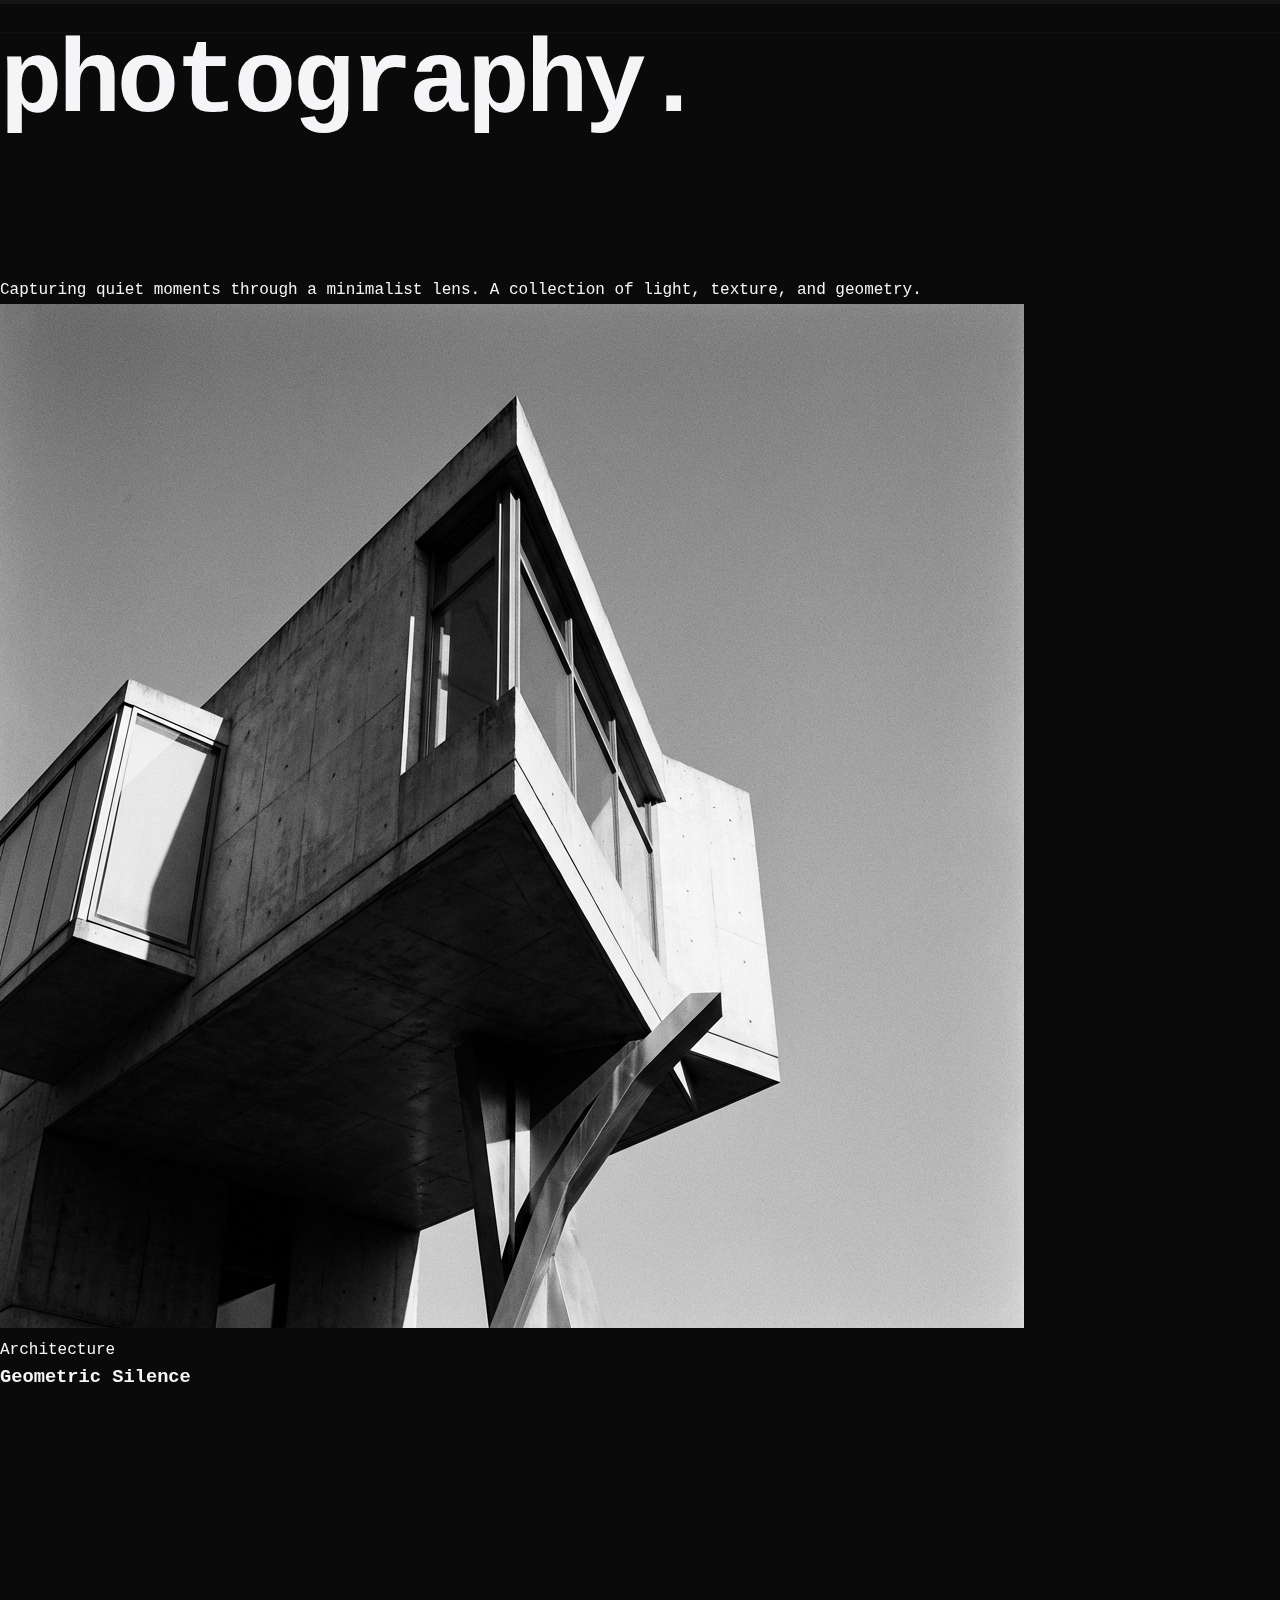
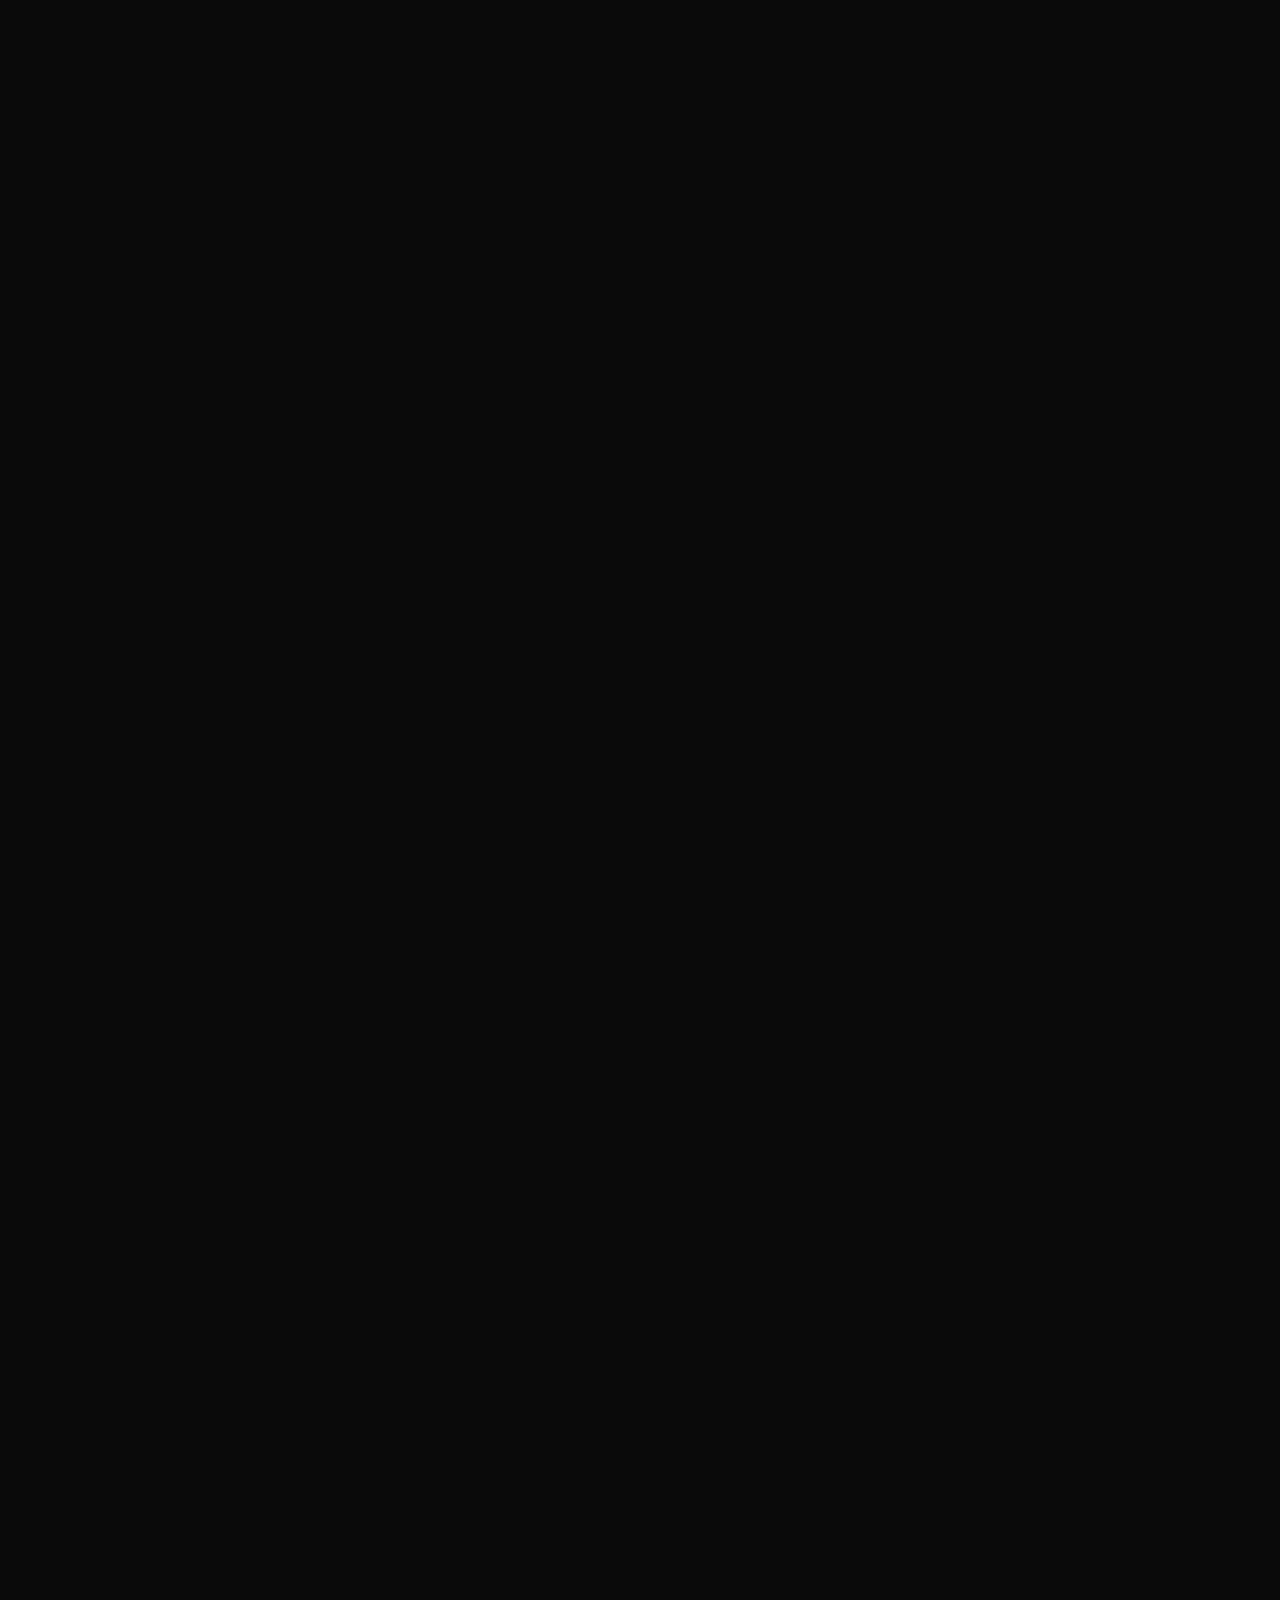
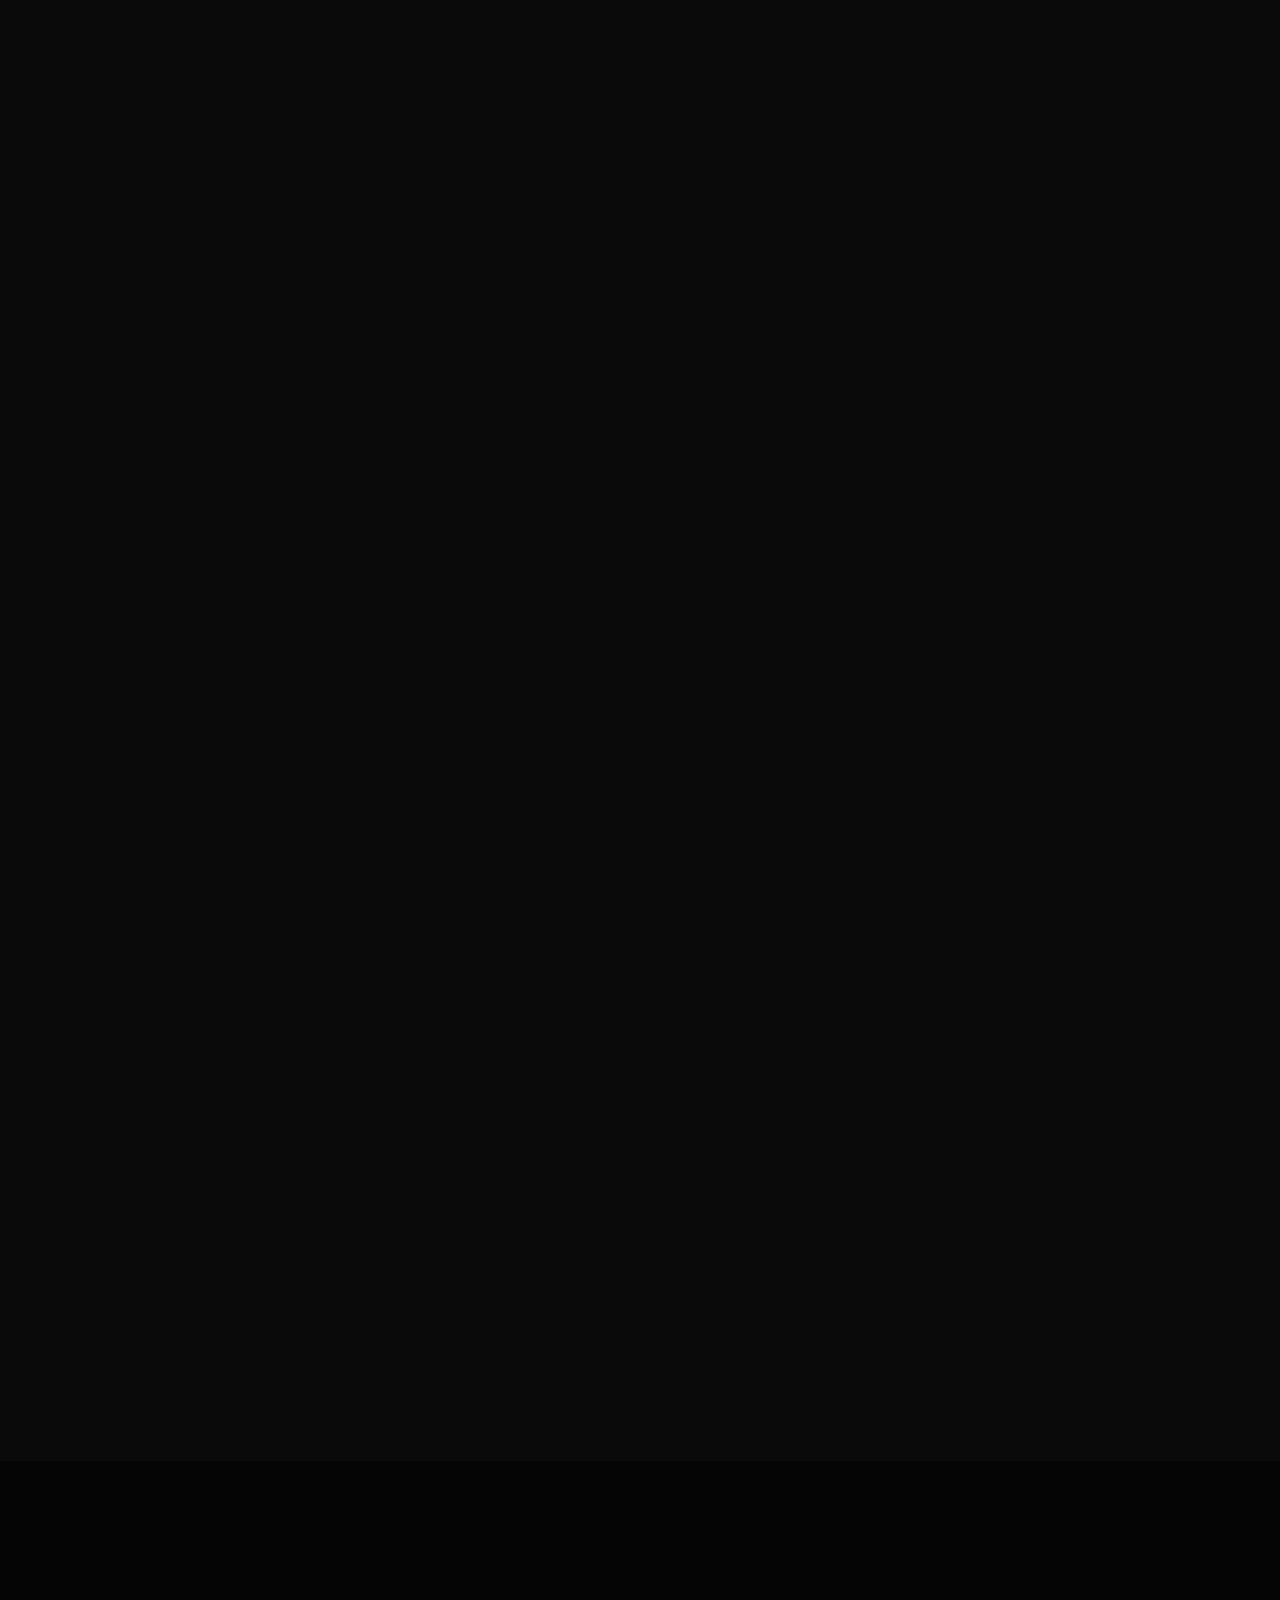
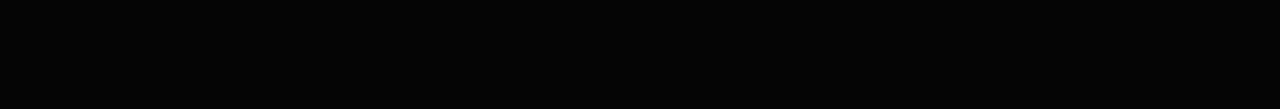
<file: photography.html>
<!DOCTYPE html>
<html lang="en">

<head>
    <meta charset="UTF-8" />
    <meta name="viewport" content="width=device-width, initial-scale=1.0" />
    <title>Photography | Tanvir Rahman</title>
    <link rel="stylesheet" href="src/css/style.css" />
    <link
        href="https://fonts.googleapis.com/css2?family=Inter:wght@400;500;600;700&family=Instrument+Serif:ital@0;1&display=swap"
        rel="stylesheet" />
</head>

<body>
    <div class="scroll-progress-container">
        <div class="scroll-progress-bar" id="progress-bar"></div>
    </div>

    <header class="header"></header>

    <div class="grid-background">
        <div class="grid-line"></div>
        <div class="grid-line"></div>
        <div class="grid-line"></div>
        <div class="grid-line"></div>
        <div class="grid-line"></div>
        <div class="grid-line"></div>
        <div class="grid-line"></div>
        <div class="grid-line"></div>
    </div>

    <main class="page-container photography-page reveal">
        <div class="container">
            <header class="page-header">
                <h1 class="section-title">photography.</h1>
                <p class="section-desc">Capturing quiet moments through a minimalist lens. A collection of light,
                    texture,
                    and geometry.</p>
            </header>

            <div class="photo-grid">
                <div class="photo-item reveal">
                    <img src="assets/photography/arch.png" alt="Architecture Photography" />
                    <div class="photo-info">
                        <span class="photo-category">Architecture</span>
                        <h3 class="photo-title">Geometric Silence</h3>
                    </div>
                </div>
                <div class="photo-item reveal">
                    <img src="assets/photography/portrait.png" alt="Portrait Photography" />
                    <div class="photo-info">
                        <span class="photo-category">Portrait</span>
                        <h3 class="photo-title">Inner Monologue</h3>
                    </div>
                </div>
                <div class="photo-item reveal">
                    <img src="assets/photography/nature.png" alt="Nature Photography" />
                    <div class="photo-info">
                        <span class="photo-category">Nature</span>
                        <h3 class="photo-title">Ethereal Whispers</h3>
                    </div>
                </div>
                <div class="photo-item reveal">
                    <img src="assets/photography/street.png" alt="Street Photography" />
                    <div class="photo-info">
                        <span class="photo-category">Street</span>
                        <h3 class="photo-title">Midnight Echoes</h3>
                    </div>
                </div>
            </div>
        </div>
    </main>

    <footer class="footer" id="contact"></footer>

    <script type="module" src="src/js/main.js"></script>
</body>

</html>
</file>
<file: src/css/style.css>
* {
  margin: 0;
  padding: 0;
  box-sizing: border-box;
}

html {
  scroll-behavior: smooth;
}

body {
  background-color: #0a0a0a;
  color: #f5f5f7; /* Apple's slightly off-white for text */
  font-family: "IBM Plex Mono", monospace;
  overflow-x: hidden;
  min-height: 100vh;
  line-height: 1.6;
}

body.has-custom-cursor {
  cursor: none; /* Only hide when custom cursor is active */
}

/* Utils */
.hidden {
  display: none !important;
}

/* Custom Cursor */
.custom-cursor {
  width: 20px;
  height: 20px;
  background: #fff;
  border-radius: 50%;
  position: fixed;
  top: 0;
  left: 0;
  pointer-events: none;
  z-index: 10000;
  mix-blend-mode: difference;
  opacity: 1;
  will-change: transform;
  transition: opacity 0.3s ease;
}

.custom-cursor.is-hidden {
  opacity: 0;
}

/* We handle position and scale in JS via transform for performance */

/* Progress Bar */
.scroll-progress-container {
  position: fixed;
  top: 0;
  left: 0;
  width: 100%;
  height: 4px;
  z-index: 10001;
  background: rgba(255, 255, 255, 0.05);
}

.scroll-progress-bar {
  height: 100%;
  background: #0071e3;
  width: 100%;
  transform: scaleX(0);
  transform-origin: left;
  will-change: transform;
}

/* Reveal Animations */
.reveal {
  opacity: 0;
  transform: translateY(30px);
  transition:
    opacity 1s cubic-bezier(0.16, 1, 0.3, 1),
    transform 1s cubic-bezier(0.16, 1, 0.3, 1);
  will-change: transform, opacity;
}

.reveal.active {
  opacity: 1;
  transform: translateY(0);
}

/* Motion Accessibility */
@media (prefers-reduced-motion: reduce) {
  *,
  ::before,
  ::after {
    animation-delay: -1ms !important;
    animation-duration: 1ms !important;
    animation-iteration-count: 1 !important;
    background-attachment: initial !important;
    scroll-behavior: auto !important;
    transition-duration: 0s !important;
    transition-delay: 0s !important;
  }
  .reveal {
    opacity: 1 !important;
    transform: none !important;
  }
}

/* Header & Nav */
.header {
  position: fixed;
  top: 0;
  left: 0;
  width: 100%;
  padding: 1rem 0;
  z-index: 100;
  background: rgba(10, 10, 10, 0.4);
  backdrop-filter: saturate(180%) blur(25px);
  -webkit-backdrop-filter: saturate(180%) blur(25px);
  border-bottom: 1px solid rgba(255, 255, 255, 0.03);
  transition: background 0.4s cubic-bezier(0.4, 0, 0.2, 1);
  transform: translateZ(0); /* Force GPU layer */
}

.header:hover {
  background: rgba(10, 10, 10, 0.8);
}

.nav {
  display: flex;
  justify-content: space-between;
  align-items: center;
  margin: 0 auto;
  padding: 0 8%;
  max-width: 1600px;
}

.nav-logo {
  color: #f5f5f7;
  text-decoration: none;
  font-weight: 700;
  font-size: 1.2rem;
  letter-spacing: -1px;
  opacity: 0.9;
  transition: opacity 0.3s ease;
}

.nav-logo:hover {
  opacity: 0.5;
}

.nav-list {
  display: flex;
  gap: 3rem;
  list-style: none;
}

.nav-link {
  color: #f5f5f7;
  text-decoration: none;
  font-size: 0.85rem;
  font-weight: 500;
  text-transform: lowercase;
  opacity: 0.6;
  position: relative;
  transition: all 0.4s cubic-bezier(0.4, 0, 0.2, 1);
}

.nav-link::after {
  content: "";
  position: absolute;
  bottom: -5px;
  left: 0;
  width: 0;
  height: 1px;
  background: #0071e3;
  transition: width 0.3s ease;
}

.nav-link:hover::after {
  width: 100%;
}

.nav-link:hover {
  opacity: 1;
  color: #0071e3;
}

.grid-background {
  position: fixed;
  top: 0;
  left: 0;
  width: 100%;
  height: 100%;
  display: flex;
  justify-content: space-around;
  z-index: -1;
  pointer-events: none;
  opacity: 0.1;
  animation: gridMotion 60s linear infinite;
  will-change: transform;
}

@keyframes gridMotion {
  from {
    transform: translateY(0);
  }
  to {
    transform: translateY(-5%);
  }
}

.grid-line {
  width: 1px;
  height: 100%;
  background: linear-gradient(
    to bottom,
    transparent,
    rgba(255, 255, 255, 0.1),
    transparent
  );
  transform: translateZ(0);
}

/* Hero Section */
.hero {
  min-height: 100vh;
  display: flex;
  align-items: center;
  padding: 10rem 8% 5rem;
  position: relative;
  max-width: 1600px;
  margin: 0 auto;
}

.container {
  max-width: 1100px;
  width: 100%;
}

.hero-title {
  font-size: clamp(3.5rem, 12vw, 9rem);
  font-weight: 700;
  line-height: 0.9;
  margin-bottom: 3rem;
  letter-spacing: -0.04em;
  color: #f5f5f7;
}

.hero-description {
  font-size: clamp(1.1rem, 2.5vw, 1.8rem);
  line-height: 1.4;
  max-width: 800px;
  margin-bottom: 5rem;
  color: rgba(245, 245, 247, 0.6);
  font-weight: 400;
  letter-spacing: -0.01em;
}

.text-link {
  color: #f5f5f7;
  text-decoration: none;
  border-bottom: 1px solid rgba(245, 245, 247, 0.3);
  transition: all 0.3s ease;
}

.text-link:hover {
  border-bottom-color: #0071e3;
  color: #0071e3;
}

.hero-button {
  display: inline-flex;
  align-items: center;
  padding: 1.2rem 3.5rem;
  background: #f5f5f7;
  border-radius: 100px;
  color: #0a0a0a;
  text-decoration: none;
  font-size: 1.1rem;
  font-weight: 700;
  transition: all 0.5s cubic-bezier(0.4, 0, 0.2, 1);
}

.hero-button:hover {
  transform: scale(1.05) translateY(-2px);
  background: #fff;
  box-shadow: 0 20px 40px rgba(255, 255, 255, 0.15);
}

/* Sections Common */
.container {
  max-width: 1100px;
  width: 100%;
}

.section-title {
  font-size: clamp(3.5rem, 10vw, 6.5rem);
  font-weight: 700;
  margin-bottom: 7rem;
  letter-spacing: -4px;
  color: #f5f5f7;
}

section {
  content-visibility: auto;
  contain-intrinsic-size: 1px 1000px;
}

/* Projects Section */
.projects-section {
  padding: 15rem 8% 10rem;
  background-color: #080808;
}

.projects-grid {
  display: grid;
  grid-template-columns: repeat(auto-fit, minmax(450px, 1fr));
  gap: 5rem;
}

.project-card {
  background: rgba(255, 255, 255, 0.01);
  border: 1px solid rgba(255, 255, 255, 0.04);
  border-radius: 56px;
  padding: 5rem;
  display: flex;
  flex-direction: column;
  justify-content: space-between;
  min-height: 550px;
  transition:
    background 0.8s cubic-bezier(0.16, 1, 0.3, 1),
    transform 0.8s cubic-bezier(0.16, 1, 0.3, 1),
    border-color 0.8s cubic-bezier(0.16, 1, 0.3, 1),
    box-shadow 0.8s cubic-bezier(0.16, 1, 0.3, 1);
  cursor: pointer;
  will-change: transform, background-color;
}

.project-card:hover {
  background: rgba(255, 255, 255, 0.03);
  transform: translateY(-20px) scale(1.02);
  border-color: rgba(255, 255, 255, 0.15);
  box-shadow: 0 50px 100px rgba(0, 0, 0, 0.5);
}

.project-tag {
  display: inline-block;
  font-size: 0.8rem;
  color: #0071e3;
  margin-bottom: 2.5rem;
  text-transform: uppercase;
  letter-spacing: 3px;
  font-weight: 700;
  padding: 0.6rem 1.2rem;
  background: rgba(0, 113, 227, 0.1);
  border-radius: 100px;
  width: fit-content;
}

.project-name {
  font-size: 3.5rem;
  margin-bottom: 2rem;
  font-weight: 700;
  line-height: 0.95;
  letter-spacing: -3px;
}

.project-desc {
  color: rgba(245, 245, 247, 0.4);
  margin-bottom: 5rem;
  line-height: 1.35;
  font-size: 1.5rem;
  font-weight: 400;
  letter-spacing: -0.5px;
}

.project-link {
  color: #0071e3;
  text-decoration: none;
  font-weight: 700;
  font-size: 1.2rem;
  display: flex;
  align-items: center;
  gap: 12px;
  transition: all 0.3s ease;
}

.project-link:hover {
  gap: 20px;
  opacity: 0.8;
}

/* Skills Section */
.skills-section {
  padding: 15rem 8% 10rem;
  background-color: #080808;
}

.skills-grid {
  display: grid;
  grid-template-columns: repeat(auto-fit, minmax(350px, 1fr));
  gap: 2.5rem;
}

.skill-item {
  font-size: 1.3rem;
  padding: 4rem;
  background: rgba(255, 255, 255, 0.02);
  border: 1px solid rgba(255, 255, 255, 0.03);
  border-radius: 48px;
  transition: all 0.6s cubic-bezier(0.16, 1, 0.3, 1);
  display: flex;
  align-items: center;
  gap: 25px;
  color: #f5f5f7;
}

.skill-item::before {
  content: "✓";
  color: #0071e3;
  font-weight: 700;
  font-size: 1.5rem;
}

.skill-item:hover {
  background: #f5f5f7;
  color: #0a0a0a;
  transform: scale(1.04);
}

/* Subscribe Section */
.subscribe-section {
  min-height: 100vh;
  background-color: #f5f5f7;
  display: flex;
  justify-content: center;
  align-items: center;
  position: relative;
  z-index: 1;
  color: #1d1d1f;
  padding: 0 8%;
}

.subscribe-title {
  font-size: clamp(3.5rem, 12vw, 7.5rem);
  margin-bottom: 3rem;
  letter-spacing: -5px;
  font-weight: 700;
  line-height: 0.85;
}

.subscribe-desc {
  font-size: clamp(1.4rem, 4vw, 2.2rem);
  margin-bottom: 6rem;
  color: #6e6e73;
  max-width: 850px;
  line-height: 1.3;
  font-weight: 400;
  letter-spacing: -1px;
}

.subscribe-form {
  display: flex;
  gap: 2rem;
  max-width: 900px;
}

.subscribe-input {
  flex: 1;
  background: #fff;
  border: 1px solid #d2d2d7;
  padding: 1.8rem 3rem;
  border-radius: 32px;
  font-family: inherit;
  font-size: 1.3rem;
  outline: none;
  transition: all 0.4s ease;
}

.subscribe-input:focus {
  border-color: #0071e3;
  box-shadow: 0 0 0 5px rgba(0, 113, 227, 0.1);
}

.subscribe-btn {
  background: #1d1d1f;
  color: #fff;
  border: none;
  padding: 0 5rem;
  height: 80px;
  border-radius: 32px;
  font-family: inherit;
  font-weight: 700;
  font-size: 1.3rem;
  cursor: pointer;
  transition: all 0.5s cubic-bezier(0.16, 1, 0.3, 1);
}

.subscribe-btn:hover {
  transform: scale(1.05);
  background: #000;
  box-shadow: 0 30px 60px rgba(0, 0, 0, 0.1);
}

/* Blog Page Specifics */
.blog-section {
  padding: 15rem 8% 12rem;
  background-color: #0a0a0a;
}

.blog-item {
  border-bottom: 1px dotted rgba(255, 255, 255, 0.1);
  padding: 5rem 0;
  transition: all 0.5s ease;
}

.blog-meta {
  display: flex;
  gap: 2rem;
  margin-bottom: 1.5rem;
  font-size: 0.8rem;
  text-transform: uppercase;
  letter-spacing: 2px;
  color: #6e6e73;
  font-weight: 700;
}

.blog-item:hover {
  opacity: 0.6;
}

.blog-actions {
  display: flex;
  justify-content: space-between;
  align-items: center;
  margin-bottom: 4rem;
  max-width: 740px;
  margin-left: auto;
  margin-right: auto;
}

.blog-title a {
  color: #f5f5f7;
  text-decoration: none;
  font-size: clamp(2rem, 5vw, 3.5rem);
  font-weight: 700;
  letter-spacing: -2px;
  line-height: 1.1;
}

.blog-tags {
  display: flex;
  gap: 1rem;
  margin-top: 2rem;
}

.blog-tag {
  font-size: 0.7rem;
  color: #0071e3;
  background: rgba(0, 113, 227, 0.1);
  padding: 0.4rem 0.8rem;
  border-radius: 100px;
  font-weight: 700;
}

/* Markdown Styles - Editorial Polish */
.markdown-body {
  color: #f5f5f7;
  line-height: 1.8;
  font-size: 1.25rem;
  max-width: 740px;
  margin: 0 auto;
  font-family:
    -apple-system, BlinkMacSystemFont, "SF Pro Text", "Helvetica Neue",
    sans-serif;
}

.markdown-body h1 {
  font-size: clamp(3rem, 8vw, 4.5rem);
  margin-bottom: 3rem;
  letter-spacing: -0.022em;
  font-weight: 700;
  line-height: 1.1;
}

.markdown-body h2 {
  font-size: 2.2rem;
  margin-top: 5rem;
  margin-bottom: 1.5rem;
  letter-spacing: -0.021em;
  font-weight: 600;
}

.markdown-body p {
  margin-bottom: 2.2rem;
  color: rgba(245, 245, 247, 0.85);
}

.markdown-body ul,
.markdown-body ol {
  margin-bottom: 2.5rem;
  padding-left: 1.5rem;
  color: rgba(245, 245, 247, 0.8);
}

.markdown-body li {
  margin-bottom: 0.8rem;
}

.markdown-body blockquote {
  border-left: 3px solid #0071e3;
  padding-left: 2rem;
  margin: 3rem 0;
  font-style: italic;
  color: rgba(245, 245, 247, 0.6);
}

.markdown-body code {
  background: rgba(255, 255, 255, 0.08);
  padding: 0.2rem 0.6rem;
  border-radius: 6px;
  font-family: inherit;
  font-size: 0.9em;
}

.markdown-body pre {
  background: rgba(255, 255, 255, 0.03);
  padding: 2.5rem;
  border-radius: 28px;
  overflow-x: auto;
  margin: 4rem 0;
  border: 1px solid rgba(255, 255, 255, 0.05);
  font-family: "IBM Plex Mono", monospace;
  font-size: 1rem;
}

.markdown-body img {
  max-width: 100%;
  border-radius: 32px;
  margin: 4rem 0;
  box-shadow: 0 40px 80px rgba(0, 0, 0, 0.4);
}

/* Skeletons */
.skeleton-title {
  height: 4rem;
  background: rgba(255, 255, 255, 0.05);
  border-radius: 12px;
  margin-bottom: 3rem;
  animation: skeleton-pulse 1.5s infinite ease-in-out;
}

.skeleton-line {
  height: 1.2rem;
  background: rgba(255, 255, 255, 0.03);
  border-radius: 6px;
  margin-bottom: 1.5rem;
  animation: skeleton-pulse 1.5s infinite ease-in-out;
}

@keyframes skeleton-pulse {
  0% {
    opacity: 0.3;
  }
  50% {
    opacity: 0.7;
  }
  100% {
    opacity: 0.3;
  }
}

/* Footer Section */
.footer {
  padding: 10rem 8% 6rem;
  border-top: 1px solid rgba(255, 255, 255, 0.03);
  background: #050505;
}

.footer-content {
  display: flex;
  flex-direction: column;
  align-items: center;
  gap: 6rem;
  max-width: 1600px;
  margin: 0 auto;
}

.social-links {
  display: flex;
  gap: 6rem;
}

.social-link {
  color: #8b8b8b;
  text-decoration: none;
  font-size: 1.1rem;
  font-weight: 400;
  transition: all 0.3s ease;
}

.social-link:hover {
  color: #0071e3;
  transform: translateY(-2px);
}

.footer-copy {
  font-size: 1rem;
  color: #333;
}

/* Message Interaction */
.message-container {
  display: flex;
  align-items: center;
  gap: 2.5rem;
  width: 100%;
  max-width: 900px;
  animation: appleSlideUp 0.8s cubic-bezier(0.16, 1, 0.3, 1);
}

@keyframes appleSlideUp {
  from {
    opacity: 0;
    transform: translateY(60px) scale(0.9);
  }
  to {
    opacity: 1;
    transform: translateY(0) scale(1);
  }
}

.back-btn {
  background: rgba(255, 255, 255, 0.05);
  border: 1px solid rgba(255, 255, 255, 0.1);
  color: #f5f5f7;
  width: 70px;
  height: 70px;
  border-radius: 50%;
  transition: all 0.4s ease;
  display: flex;
  align-items: center;
  justify-content: center;
  cursor: pointer;
  margin-bottom: 2rem;
}

.back-btn.text-btn {
  width: auto;
  height: auto;
  padding: 1rem 2rem;
  border-radius: 100px;
  font-size: 0.9rem;
  font-weight: 700;
  gap: 10px;
}

.back-btn:hover {
  background: #fff;
  color: #000;
}

#message-input {
  background: transparent;
  border: none;
  border-bottom: 2px solid rgba(255, 255, 255, 0.05);
  color: #fff;
  font-family: inherit;
  font-size: 3rem;
  padding: 2rem 0;
  flex-grow: 1;
  outline: none;
  letter-spacing: -2px;
}

.send-btn {
  background: #0071e3;
  color: #fff;
  padding: 1.2rem 3.5rem;
  border-radius: 100px;
  border: none;
  font-weight: 700;
  font-size: 1.2rem;
  cursor: pointer;
}

@media (max-width: 1024px) {
  .projects-grid {
    grid-template-columns: 1fr;
    gap: 3rem;
  }
}

@media (max-width: 768px) {
  body {
    cursor: auto; /* Show default cursor on mobile */
  }
  .custom-cursor {
    display: none;
  }
  .nav {
    padding: 0 5%;
  }
  .nav-list {
    gap: 1.5rem;
  }
  .nav-link {
    font-size: 0.75rem;
  }
  .hero {
    padding: 10rem 5% 4rem;
    min-height: auto;
  }
  .hero-title {
    font-size: clamp(3rem, 15vw, 5rem);
    letter-spacing: -2px;
  }
  .projects-section,
  .skills-section,
  .subscribe-section,
  .footer {
    padding: 6rem 5%;
  }
  .section-title {
    font-size: clamp(2.5rem, 10vw, 4rem);
    margin-bottom: 4rem;
    letter-spacing: -2px;
  }
  .project-card {
    padding: 3rem 2rem;
    min-height: auto;
    border-radius: 40px;
  }
  .project-name {
    font-size: 2.2rem;
    letter-spacing: -1.5px;
  }
  .skills-grid {
    grid-template-columns: 1fr;
    gap: 1.5rem;
  }
  .skill-item {
    padding: 2.5rem;
    border-radius: 30px;
    font-size: 1.1rem;
  }
  .subscribe-title {
    font-size: clamp(2.5rem, 12vw, 4rem);
    letter-spacing: -2px;
  }
  .subscribe-form {
    flex-direction: column;
    gap: 1.5rem;
  }
  .subscribe-input {
    padding: 1.5rem 2.5rem;
    font-size: 1.1rem;
  }
  .subscribe-btn {
    width: 100%;
    height: 70px;
    padding: 0;
  }
  .message-container {
    gap: 1.5rem;
  }
  .back-btn {
    width: 50px;
    height: 50px;
  }
  #message-input {
    font-size: 1.8rem;
    padding: 1.5rem 0;
  }
  .send-btn {
    padding: 1rem 2.5rem;
    font-size: 1rem;
  }
  .social-links {
    gap: 2rem;
    flex-wrap: wrap;
    justify-content: center;
  }
  .footer-content {
    gap: 4rem;
  }

  /* Blog Mobile */
  .blog-section {
    padding: 10rem 5% 6rem;
  }
  .blog-title a {
    font-size: 2rem;
  }
  .blog-meta {
    gap: 1rem;
    font-size: 0.7rem;
  }
  .markdown-body {
    font-size: 1.1rem;
  }
  .markdown-body h1 {
    font-size: 2.5rem;
  }
  .markdown-body h2 {
    font-size: 1.8rem;
    margin-top: 3rem;
  }
  .markdown-body pre {
    padding: 1.5rem;
    margin: 2rem 0;
  }
}

@media (max-width: 480px) {
  .hero-title {
    font-size: 3.5rem;
  }
  .nav-logo {
    font-size: 1rem;
  }
  .nav-list {
    gap: 1rem;
  }
}
</file>
